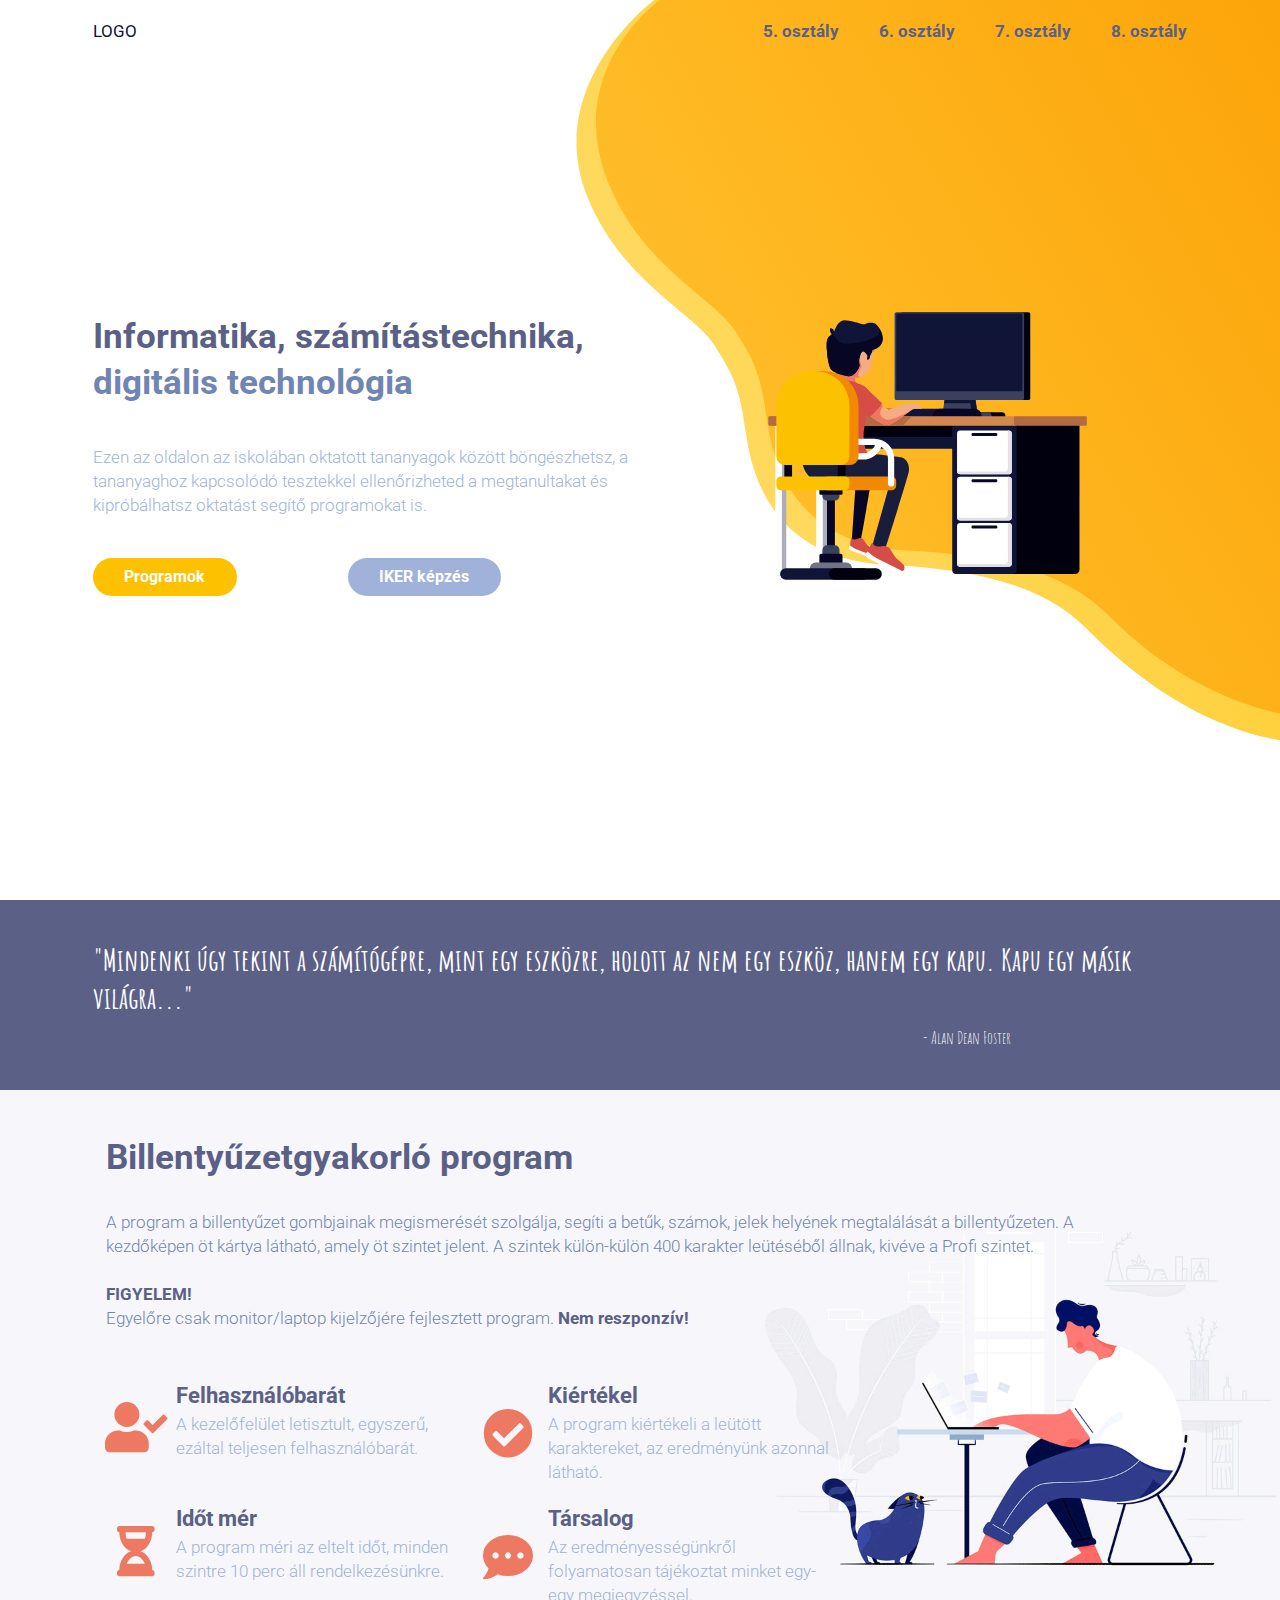
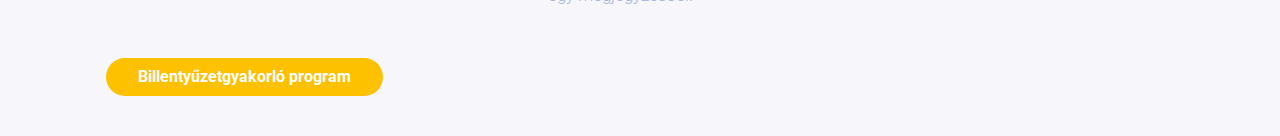
<file: index.html>
<!DOCTYPE html>
<html lang="hu">
  <head>
    <meta charset="UTF-8" />
    <meta name="viewport" content="width=device-width, initial-scale=1.0" />
    <meta http-equiv="X-UA-Compatible" content="ie=edge" />
    <link
      href="https://fonts.googleapis.com/css?family=Roboto:300,400,700&display=swap&subset=latin-ext"
      rel="stylesheet"
    />
    <link
      href="https://fonts.googleapis.com/css?family=Amatic+SC&display=swap&subset=latin-ext"
      rel="stylesheet"
    />
    <link type="text/css" rel="stylesheet" href="./css/style.css" />
    <link
      type="text/css"
      rel="stylesheet"
      href="https://cdnjs.cloudflare.com/ajax/libs/font-awesome/5.11.2/css/all.min.css"
    />
    <link
      rel="shortcut icon"
      type="image/vnd.microsoft.icon"
      href="./favicon/favicon.ico"
    />
    <link
      rel="apple-touch-icon"
      sizes="180x180"
      href="./favicon/apple-touch-icon.png"
    />
    <link
      rel="icon"
      type="image/png"
      sizes="32x32"
      href="./favicon/favicon-32x32.png"
    />
    <link
      rel="icon"
      type="image/png"
      sizes="16x16"
      href="./favicon/favicon-16x16.png"
    />
    <link rel="manifest" href="/favicon/site.webmanifest" />
    <link
      rel="mask-icon"
      href="./favicon/safari-pinned-tab.svg"
      color="#5bbad5"
    />
    <meta name="msapplication-TileColor" content="#da532c" />
    <meta name="theme-color" content="#ffffff" />
    <!-- <script type="application/javascript" src="./js/svg.js" defer></script> -->
    <script type="application/javascript" src="./js/js.js" defer></script>
    <title>Informatika oldal</title>
  </head>
  <body>
    <!-- Visszanyil görgetéskor -->
    <a href="#"><i id="visszaNyil" class="fas fa-arrow-circle-up"></i></a>
    <!-- Navigáció kezdődik -->
    <nav class="nav grid" id="nav">
      <p>LOGO</p>
      <ul class="nav__ul">
        <li class="nav__li">5.&nbsp;osztály</li>
        <li class="nav__li">6.&nbsp;osztály</li>
        <li class="nav__li">7.&nbsp;osztály</li>
        <li class="nav__li">8.&nbsp;osztály</li>
      </ul>
    </nav>
    <!-- Navigáció végződik -->
    <!-- Landing page kezdődik -->
    <section class="section_01 grid">
      <h1 class="oriasBetu">Informatika, számítástechnika,<br /><span>digitális technológia</span></h1>
      <img src="./img/gyerek.svg" alt="SVG">
      <p>
        Ezen az oldalon az iskolában oktatott tananyagok között böngészhetsz, a
        tananyaghoz kapcsolódó tesztekkel ellenőrizheted a megtanultakat és
        kipróbálhatsz oktatást segítő programokat is.
      </p>
      <a class="button vastagBetu" href="#programok">Programok</a>
      <a class="button vastagBetu" href="./IKER/iker.html">IKER képzés</a>
    </section>
    <!-- Landing page végződik -->
    <!-- Idézet elválasztó kezdődik -->
    <section class="section_02 grid">
      <h3>"Mindenki úgy tekint a számítógépre, mint egy eszközre, holott az nem egy eszköz, hanem egy kapu. Kapu egy másik világra..."</h3>
      <p>- Alan Dean Foster</p>
    </section>
    <!-- Idézet elválasztó végződik -->
    <!-- Programok rész kezdődik -->
    <section class="section_03 grid" id="programok">
      <h1 class="oriasBetu">Billentyűzetgyakorló program</h1>
      <p class="vekonyBetu">
        A program a billentyűzet gombjainak megismerését szolgálja, segíti a betűk, számok, jelek helyének megtalálását a billentyűzeten. A kezdőképen öt kártya látható, amely öt szintet jelent. A szintek külön-külön 400 karakter leütéséből állnak, kivéve a Profi szintet.<br><br><span>FIGYELEM!</span><br>Egyelőre csak monitor/laptop kijelzőjére fejlesztett program. <span>Nem reszponzív!</span>
      </p>
      <div class="jellemzo">
        <i class="fas fa-user-check"></i>
        <h3>Felhasználóbarát</h3>
        <p class="vekonyBetu">A kezelőfelület letisztult, egyszerű, ezáltal teljesen felhasználóbarát.</p>
      </div>
      <div class="jellemzo">
        <i class="fas fa-check-circle"></i>
        <h3>Kiértékel</h3>
        <p class="vekonyBetu">A program kiértékeli a leütött karaktereket, az eredményünk azonnal látható.</p>
      </div>
      <div class="jellemzo">
        <i class="fas fa-hourglass-half"></i>
        <h3>Időt mér</h3>
        <p class="vekonyBetu">A program méri az eltelt időt, minden szintre 10 perc áll rendelkezésünkre.</p>
      </div>
      <div class="jellemzo">
        <i class="fas fa-comment-dots"></i>
        <h3>Társalog</h3>
        <p class="vekonyBetu">Az eredményességünkről folyamatosan tájékoztat minket egy-egy megjegyzéssel.</p>
      </div>
      <a class="button" href="http://www.petofink.hu/informatika/BillGyakProgram/index.html" target="_blank">Billentyűzetgyakorló program</a>
    </section>
    <!-- Programok rész végződik -->
  </body>
</html>
</file>
<file: css/style.css>
.kozepre {
  text-align: center;
}

.jobbra {
  text-align: right;
}

.alapBetu {
  font-weight: 400;
}

.vekonyBetu {
  font-weight: 300;
}

.vastagBetu {
  font-weight: 700;
}

.nagyBetu {
  text-transform: uppercase;
}

.oriasBetu {
  font-size: calc(22px + (45 - 24) * ((100vw - 200px) / (1920 - 200)));
}

*,
*::after,
*::before {
  margin: 0;
  padding: 0;
  -webkit-box-sizing: inherit;
          box-sizing: inherit;
}

html {
  -webkit-box-sizing: border-box;
          box-sizing: border-box;
  font-size: 62.5%;
  scroll-behavior: smooth;
}

body {
  position: relative;
  font-family: "Roboto", sans-serif;
  color: #111538;
  font-size: calc(1em + 1vmin);
}

h1 {
  line-height: 1.3;
}

p {
  font-size: calc(14px + (18 - 14) * ((100vw - 200px) / (1920 - 200)));
  line-height: calc(21px + (26 - 21) * ((100vw - 200px) / (1920 - 200)));
}

ul {
  list-style-type: none;
}

ul li {
  color: #5a6086;
  width: -webkit-max-content;
  width: -moz-max-content;
  width: max-content;
  font-size: calc(14px + (18 - 14) * ((100vw - 200px) / (1920 - 200)));
  line-height: calc(21px + (26 - 21) * ((100vw - 200px) / (1920 - 200)));
}

ol {
  margin-left: 1rem;
}

ol li {
  font-size: calc(14px + (18 - 14) * ((100vw - 200px) / (1920 - 200)));
  line-height: calc(21px + (26 - 21) * ((100vw - 200px) / (1920 - 200)));
}

span {
  font-weight: 700;
}

a {
  cursor: pointer;
}

a, a:link, a:visited {
  text-decoration: none;
  color: #fff;
}

img {
  width: 100%;
  height: auto;
}

svg {
  height: 5rem;
}

@media only screen and (min-width: 37.5em) {
  svg {
    height: 6rem;
  }
}

@media only screen and (min-width: 56.25em) {
  svg {
    height: 7rem;
  }
}

@media only screen and (min-width: 75em) {
  svg {
    height: 8rem;
  }
}

@media only screen and (min-width: 112.5rem) {
  svg {
    height: 9rem;
  }
}

form {
  margin: 2rem 0 7rem 0;
  background-color: #6f85b4;
}

@media only screen and (min-width: 37.5em) {
  form {
    margin-bottom: 8rem;
  }
}

@media only screen and (min-width: 56.25em) {
  form {
    margin-bottom: 11rem;
  }
}

@media only screen and (min-width: 75em) {
  form {
    margin-bottom: 14rem;
  }
}

@media only screen and (min-width: 112.5rem) {
  form {
    margin-bottom: 17rem;
  }
}

input {
  display: block;
  width: 100%;
  margin: 1rem 0;
  outline: none;
  border: none;
  border-radius: 3rem;
  padding: 0.6rem 3rem;
  color: #e2e8f6;
  font-size: calc(0.75em + 1vmin);
}

input[type="submit"] {
  width: -webkit-min-content;
  width: -moz-min-content;
  width: min-content;
  cursor: pointer;
  text-transform: uppercase;
  background-color: #6f85b4;
  color: #e2e8f6;
  -webkit-transition: all 0.4s;
  transition: all 0.4s;
}

input[type="submit"]:hover {
  background-color: #111538;
}

textarea {
  display: block;
  width: 100%;
  margin: 1rem 0;
  outline: 0;
  border: none;
  border-radius: 2rem;
  padding: 0.6rem 3rem;
  font-size: calc(0.75em + 1vmin);
  color: #c0ceeb;
  font-family: "Roboto", sans-serif;
}

select {
  margin-bottom: 1rem;
}

option {
  width: 100%;
}

.button {
  width: -webkit-max-content;
  width: -moz-max-content;
  width: max-content;
  min-width: 12rem;
  cursor: pointer;
  padding: 0.5em 2em;
  border: none;
  border-radius: 3rem;
  background-color: #fdc100;
  font-family: "Roboto", sans-serif;
  font-size: calc(12px + (18 - 12) * ((100vw - 200px) / (1920 - 200)));
  line-height: calc(18px + (24 - 18) * ((100vw - 200px) / (1920 - 200)));
  color: #fff;
  outline: none;
  -webkit-transition: all 0.4s;
  transition: all 0.4s;
}

.button:hover {
  background-color: #f18a00;
}

.grid {
  display: -ms-grid;
  display: grid;
  -ms-grid-columns: minmax(1rem, 1fr) (minmax(min-content, 8rem))[12] minmax(1rem, 1fr);
      grid-template-columns: minmax(1rem, 1fr) repeat(12, minmax(-webkit-min-content, 8rem)) minmax(1rem, 1fr);
      grid-template-columns: minmax(1rem, 1fr) repeat(12, minmax(min-content, 8rem)) minmax(1rem, 1fr);
  -ms-grid-rows: auto;
      grid-template-rows: auto;
  grid-column-gap: 1vw;
}

@media screen and (min-width: 37.5em) {
  .grid {
    -ms-grid-columns: minmax(4rem, 1fr) (minmax(min-content, 8rem))[12] minmax(4rem, 1fr);
        grid-template-columns: minmax(4rem, 1fr) repeat(12, minmax(-webkit-min-content, 8rem)) minmax(4rem, 1fr);
        grid-template-columns: minmax(4rem, 1fr) repeat(12, minmax(min-content, 8rem)) minmax(4rem, 1fr);
  }
}

@media screen and (min-width: 56.25em) {
  .grid {
    -ms-grid-columns: minmax(6rem, 1fr) (minmax(min-content, 8rem))[12] minmax(6rem, 1fr);
        grid-template-columns: minmax(6rem, 1fr) repeat(12, minmax(-webkit-min-content, 8rem)) minmax(6rem, 1fr);
        grid-template-columns: minmax(6rem, 1fr) repeat(12, minmax(min-content, 8rem)) minmax(6rem, 1fr);
  }
}

@media screen and (min-width: 75em) {
  .grid {
    -ms-grid-columns: minmax(8rem, 1fr) (minmax(min-content, 8rem))[12] minmax(8rem, 1fr);
        grid-template-columns: minmax(8rem, 1fr) repeat(12, minmax(-webkit-min-content, 8rem)) minmax(8rem, 1fr);
        grid-template-columns: minmax(8rem, 1fr) repeat(12, minmax(min-content, 8rem)) minmax(8rem, 1fr);
  }
}

@media screen and (min-width: 112.5rem) {
  .grid {
    -ms-grid-columns: minmax(10rem, 1fr) (minmax(min-content, 8rem))[12] minmax(10rem, 1fr);
        grid-template-columns: minmax(10rem, 1fr) repeat(12, minmax(-webkit-min-content, 8rem)) minmax(10rem, 1fr);
        grid-template-columns: minmax(10rem, 1fr) repeat(12, minmax(min-content, 8rem)) minmax(10rem, 1fr);
  }
}

#visszaNyil {
  position: fixed;
  bottom: 6rem;
  right: 6rem;
  color: #4b9074;
  font-size: 4rem;
  z-index: 2;
  -webkit-transition: 0.3s;
  transition: 0.3s;
  opacity: 0;
  visibility: hidden;
}

@media only screen and (max-width: 768px) {
  #visszaNyil {
    bottom: 4rem;
    right: 2rem;
  }
}

.nav {
  position: absolute;
  top: 0;
  left: 0;
  margin-top: 2rem;
  height: auto;
  width: 100%;
}

.nav__ul {
  -ms-grid-column: 2;
  -ms-grid-column-span: 12;
  grid-column: 2/14;
  -ms-grid-row: 1;
  grid-row: 1;
  display: -webkit-box;
  display: -ms-flexbox;
  display: flex;
  -ms-flex-pack: distribute;
      justify-content: space-around;
}

@media only screen and (min-width: 37.5em) {
  .nav__ul {
    -webkit-box-pack: end;
        -ms-flex-pack: end;
            justify-content: flex-end;
  }
}

.nav__ul li {
  cursor: pointer;
  font-weight: 700;
}

@media only screen and (min-width: 37.5em) {
  .nav__ul li:not(:last-child) {
    margin-right: 2rem;
  }
}

@media only screen and (min-width: 56.25em) {
  .nav__ul li:not(:last-child) {
    margin-right: 3rem;
  }
}

@media only screen and (min-width: 75em) {
  .nav__ul li:not(:last-child) {
    margin-right: 4rem;
  }
}

.nav__ul li:hover {
  color: #ed7962;
}

.nav p {
  display: none;
  -ms-grid-column: 2;
  -ms-grid-column-span: 12;
  grid-column: 2/14;
  -ms-grid-row: 1;
  grid-row: 1;
}

@media only screen and (min-width: 37.5em) {
  .nav p {
    display: block;
    -ms-grid-column-align: self-start;
        justify-self: self-start;
    -ms-flex-item-align: center;
        -ms-grid-row-align: center;
        align-self: center;
  }
}

.section_01 {
  min-height: 65rem;
  height: 100vh;
  -ms-flex-line-pack: center;
      align-content: center;
  justify-items: center;
  background-image: url("../img/hatter.svg");
  background-repeat: no-repeat;
  background-position: 45%;
  background-size: cover;
}

@media only screen and (min-width: 37.5em) {
  .section_01 {
    background-image: url("../img/asztalGyerekVirag.svg");
    background-position: 35%;
  }
}

.section_01 h1 {
  -ms-grid-column: 2;
  -ms-grid-column-span: 12;
  grid-column: 2/14;
  margin: 2rem 0;
  color: #5a6086;
  text-align: center;
}

.section_01 h1 span {
  color: #6f85b4;
}

@media only screen and (min-width: 37.5em) {
  .section_01 h1 {
    -ms-grid-column: 2;
    -ms-grid-column-span: 7;
    grid-column: 2/9;
    -ms-grid-column-align: self-start;
        justify-self: self-start;
    text-align: left;
  }
}

.section_01 img {
  -ms-grid-column: 2;
  -ms-grid-column-span: 12;
  grid-column: 2/14;
  margin: 1rem 0;
  width: 60%;
}

@media only screen and (min-width: 37.5em) {
  .section_01 img {
    display: none;
  }
}

.section_01 p {
  -ms-grid-column: 2;
  -ms-grid-column-span: 12;
  grid-column: 2/14;
  margin: 2rem 0;
  color: #a0b2da;
  text-align: center;
  font-weight: 300;
}

@media only screen and (min-width: 37.5em) {
  .section_01 p {
    -ms-grid-column: 2;
    -ms-grid-column-span: 6;
    grid-column: 2/8;
    text-align: left;
  }
}

@media only screen and (min-width: 56.25em) {
  .section_01 p {
    -ms-grid-column: 2;
    -ms-grid-column-span: 6;
    grid-column: 2/8;
  }
}

.section_01 .button {
  -ms-grid-column: 2;
  -ms-grid-column-span: 12;
  grid-column: 2/14;
  margin: 1rem 0;
  text-align: center;
}

@media only screen and (min-width: 37.5em) {
  .section_01 .button {
    -ms-grid-column: 2;
    -ms-grid-column-span: 7;
    grid-column: 2/9;
    -ms-grid-row: 3;
    -ms-grid-row-span: 1;
    grid-row: 3/4;
    margin-top: 2rem;
    -ms-grid-column-align: self-start;
        justify-self: self-start;
  }
}

.section_01 .button:last-child {
  background-color: #a0b2da;
}

@media only screen and (min-width: 37.5em) {
  .section_01 .button:last-child {
    -ms-grid-row: 3;
    -ms-grid-row-span: 1;
    grid-row: 3/4;
    margin-left: 40%;
    -ms-grid-column-align: self-start;
        justify-self: self-start;
  }
}

.section_01 .button:last-child:hover {
  background-color: #6f85b4;
}

.section_02 {
  height: auto;
  background-color: #5a6086;
  color: #fff;
}

.section_02 h3 {
  margin-top: 3rem;
}

@media only screen and (min-width: 56.25em) {
  .section_02 h3 {
    margin-top: 4rem;
  }
}

.section_02 h3, .section_02 p {
  -ms-grid-column: 2;
  -ms-grid-column-span: 12;
  grid-column: 2/14;
  -ms-grid-column-align: center;
      justify-self: center;
  -ms-flex-item-align: center;
      -ms-grid-row-align: center;
      align-self: center;
  font-family: "Amatic SC", cursive;
  font-size: calc(14px + (40 - 14) * ((100vw - 200px) / (1920 - 200)));
}

.section_02 p {
  -ms-grid-column: 10;
  -ms-grid-column-span: 3;
  grid-column: 10/13;
  -ms-grid-column-align: self-start;
      justify-self: self-start;
  margin: 1rem 0 2rem 0;
  font-size: calc(12px + (20 - 12) * ((100vw - 200px) / (1920 - 200)));
}

@media only screen and (min-width: 37.5em) {
  .section_02 p {
    -ms-grid-column: 11;
    -ms-grid-column-span: 2;
    grid-column: 11/13;
  }
}

@media only screen and (min-width: 56.25em) {
  .section_02 p {
    margin-bottom: 4rem;
  }
}

.section_03 {
  height: auto;
  background-color: #f6f6f8;
  text-align: center;
}

@media only screen and (min-width: 37.5em) {
  .section_03 {
    background-image: url(../img/section-04_hatterkep.png);
    background-position: 28%;
    background-size: cover;
    text-align: left;
  }
}

.section_03 h1 {
  -ms-grid-column: 2;
  -ms-grid-column-span: 12;
  grid-column: 2/14;
  margin-top: 5vh;
  color: #5a6086;
}

.section_03 p {
  -ms-grid-column: 2;
  -ms-grid-column-span: 12;
  grid-column: 2/14;
  -ms-grid-row: 2;
  -ms-grid-row-span: 1;
  grid-row: 2/3;
  margin-top: 3rem;
  color: #6f85b4;
}

@media only screen and (min-width: 56.25em) {
  .section_03 p {
    -ms-grid-column: 2;
    -ms-grid-column-span: 10;
    grid-column: 2/12;
  }
}

@media only screen and (min-width: 75em) {
  .section_03 p {
    -ms-grid-column: 2;
    -ms-grid-column-span: 11;
    grid-column: 2/13;
  }
}

.section_03 p span {
  color: #5a6086;
}

.section_03 .jellemzo {
  -ms-grid-column: 2;
  -ms-grid-column-span: 12;
  grid-column: 2/14;
  margin: 1rem 0;
  height: -webkit-min-content;
  height: -moz-min-content;
  height: min-content;
  display: -ms-grid;
  display: grid;
  -ms-grid-columns: 7rem 1fr;
      grid-template-columns: 7rem 1fr;
}

.section_03 .jellemzo:nth-child(3) {
  margin-top: 5rem;
}

.section_03 .jellemzo:nth-child(6) {
  margin-bottom: 5rem;
}

@media only screen and (min-width: 56.25em) {
  .section_03 .jellemzo:nth-child(3) {
    -ms-grid-column: 2;
    -ms-grid-column-span: 4;
    grid-column: 2/6;
  }
  .section_03 .jellemzo:nth-child(4) {
    margin-top: 5rem;
    -ms-grid-column: 6;
    -ms-grid-column-span: 4;
    grid-column: 6/10;
  }
  .section_03 .jellemzo:nth-child(5) {
    -ms-grid-column: 2;
    -ms-grid-column-span: 4;
    grid-column: 2/6;
    margin-bottom: 5rem;
  }
  .section_03 .jellemzo:nth-child(6) {
    -ms-grid-column: 6;
    -ms-grid-column-span: 4;
    grid-column: 6/10;
  }
}

@media only screen and (min-width: 112.5rem) {
  .section_03 .jellemzo:nth-child(3) {
    margin-bottom: 3rem;
  }
  .section_03 .jellemzo:nth-child(4) {
    margin-bottom: 3rem;
  }
}

.section_03 .jellemzo i {
  -ms-grid-column: 1;
  -ms-grid-column-span: 1;
  grid-column: 1/2;
  -ms-grid-row: 1;
  -ms-grid-row-span: 2;
  grid-row: 1/3;
  font-size: 3rem;
  -ms-grid-column-align: center;
      justify-self: center;
  -ms-flex-item-align: center;
      -ms-grid-row-align: center;
      align-self: center;
  color: #ed7962;
  margin-right: 1rem;
}

@media only screen and (min-width: 37.5em) {
  .section_03 .jellemzo i {
    font-size: 4rem;
  }
}

@media only screen and (min-width: 75em) {
  .section_03 .jellemzo i {
    font-size: 5rem;
  }
}

.section_03 .jellemzo h3 {
  -ms-grid-column: 2;
  -ms-grid-column-span: 1;
  grid-column: 2/3;
  -ms-grid-row: 1;
  grid-row: 1;
  margin-bottom: 0.5rem;
  color: #5a6086;
  text-align: left;
}

.section_03 .jellemzo p {
  -ms-grid-column: 2;
  -ms-grid-column-span: 1;
  grid-column: 2/3;
  -ms-grid-row: 2;
  grid-row: 2;
  margin: 0;
  color: #a0b2da;
  text-align: left;
}

@media only screen and (min-width: 56.25em) {
  .section_03 .jellemzo p {
    min-height: 6rem;
  }
}

.section_03 .button {
  -ms-grid-column: 2;
  -ms-grid-column-span: 12;
  grid-column: 2/14;
  -ms-grid-column-align: center;
      justify-self: center;
  margin-bottom: 4rem;
  font-weight: 700;
  text-transform: none;
}

@media only screen and (min-width: 37.5em) {
  .section_03 .button {
    -ms-grid-column-align: self-start;
        justify-self: self-start;
  }
}
/*# sourceMappingURL=style.css.map */
</file>
